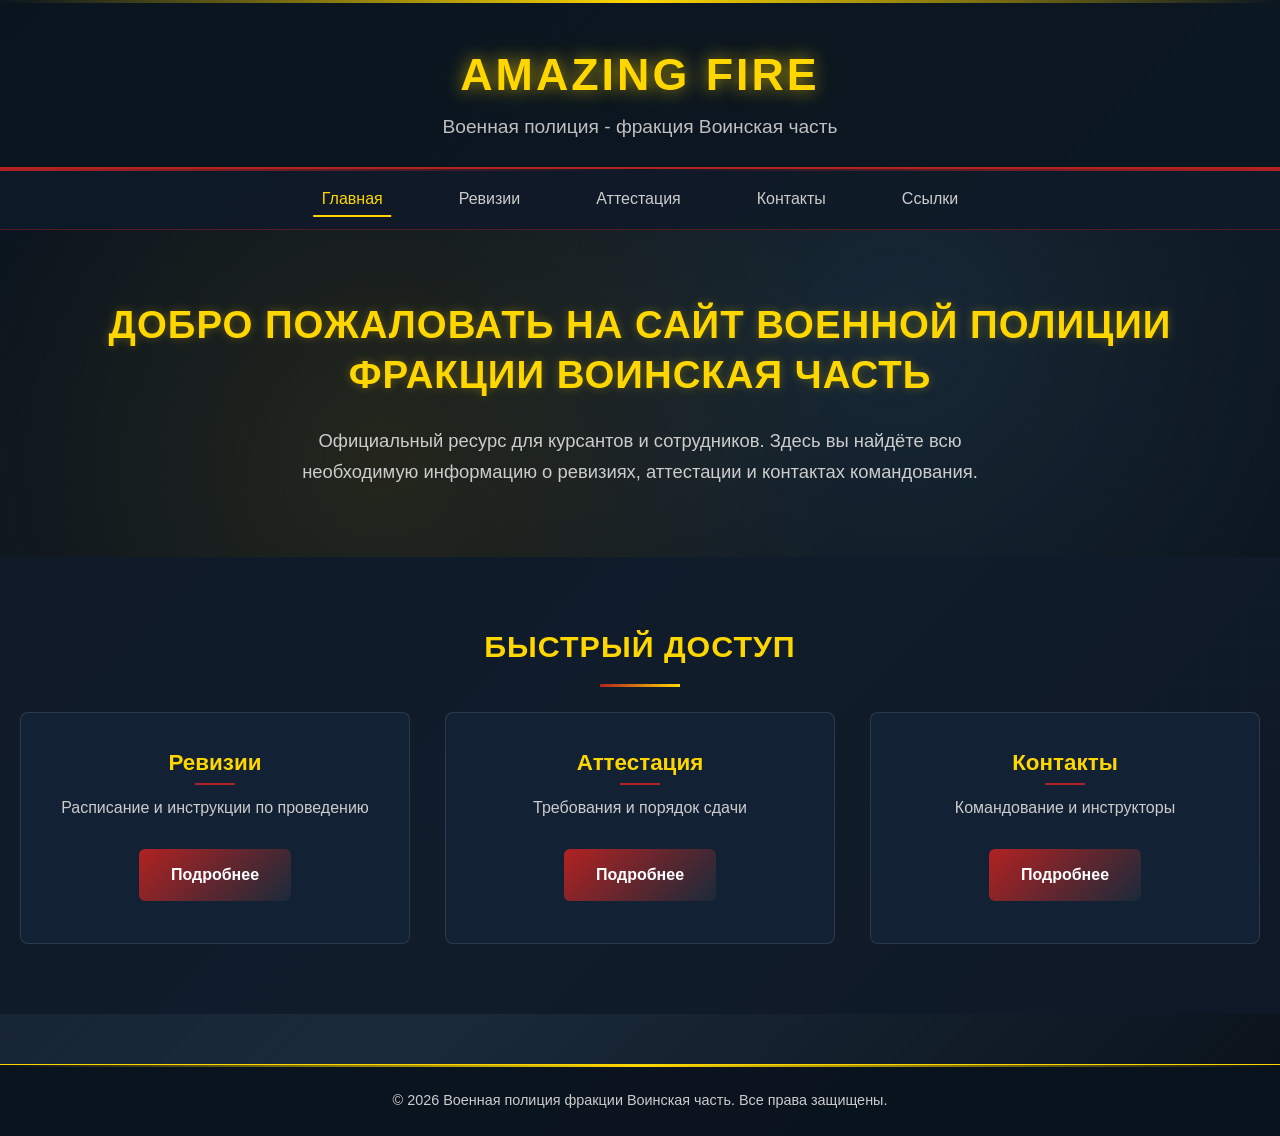
<file: index.html>
<!DOCTYPE html>
<html lang="ru">
<head>
    <meta charset="UTF-8">
    <meta name="viewport" content="width=device-width, initial-scale=1.0">
    <title>Военная полиция фракции Воинская часть</title>
    <link rel="stylesheet" href="css/style.css">
</head>
<body>
    <header class="header">
        <div class="container">
            <h1 class="amazing-fire">AMAZING FIRE</h1>
            <p class="tagline">Военная полиция - фракция Воинская часть</p>
        </div>
    </header>

    <nav class="navbar">
        <div class="container">
            <ul class="nav-list">
                <li><a href="index.html" class="active">Главная</a></li>
                <li><a href="revisions.html">Ревизии</a></li>
                <li><a href="certification.html">Аттестация</a></li>
                <li><a href="contacts.html">Контакты</a></li>
                <li><a href="links.html">Ссылки</a></li>
            </ul>
        </div>
    </nav>

    <main class="main">
        <section class="hero">
            <div class="container">
                <h2>Добро пожаловать на сайт Военной полиции фракции Воинская часть</h2>
                <p>Официальный ресурс для курсантов и сотрудников. Здесь вы найдёте всю необходимую информацию о ревизиях, аттестации и контактах командования.</p>
            </div>
        </section>

        <section class="quick-links">
            <div class="container">
                <h3>Быстрый доступ</h3>
                <div class="cards">
                    <div class="card">
                        <h4>Ревизии</h4>
                        <p>Расписание и инструкции по проведению</p>
                        <a href="revisions.html" class="btn">Подробнее</a>
                    </div>
                    <div class="card">
                        <h4>Аттестация</h4>
                        <p>Требования и порядок сдачи</p>
                        <a href="certification.html" class="btn">Подробнее</a>
                    </div>
                    <div class="card">
                        <h4>Контакты</h4>
                        <p>Командование и инструкторы</p>
                        <a href="contacts.html" class="btn">Подробнее</a>
                    </div>
                </div>
            </div>
        </section>
    </main>

    <footer class="footer">
        <div class="container">
            <p>© 2026 Военная полиция фракции Воинская часть. Все права защищены.</p>
        </div>
    </footer>
</body>
</html>
</file>
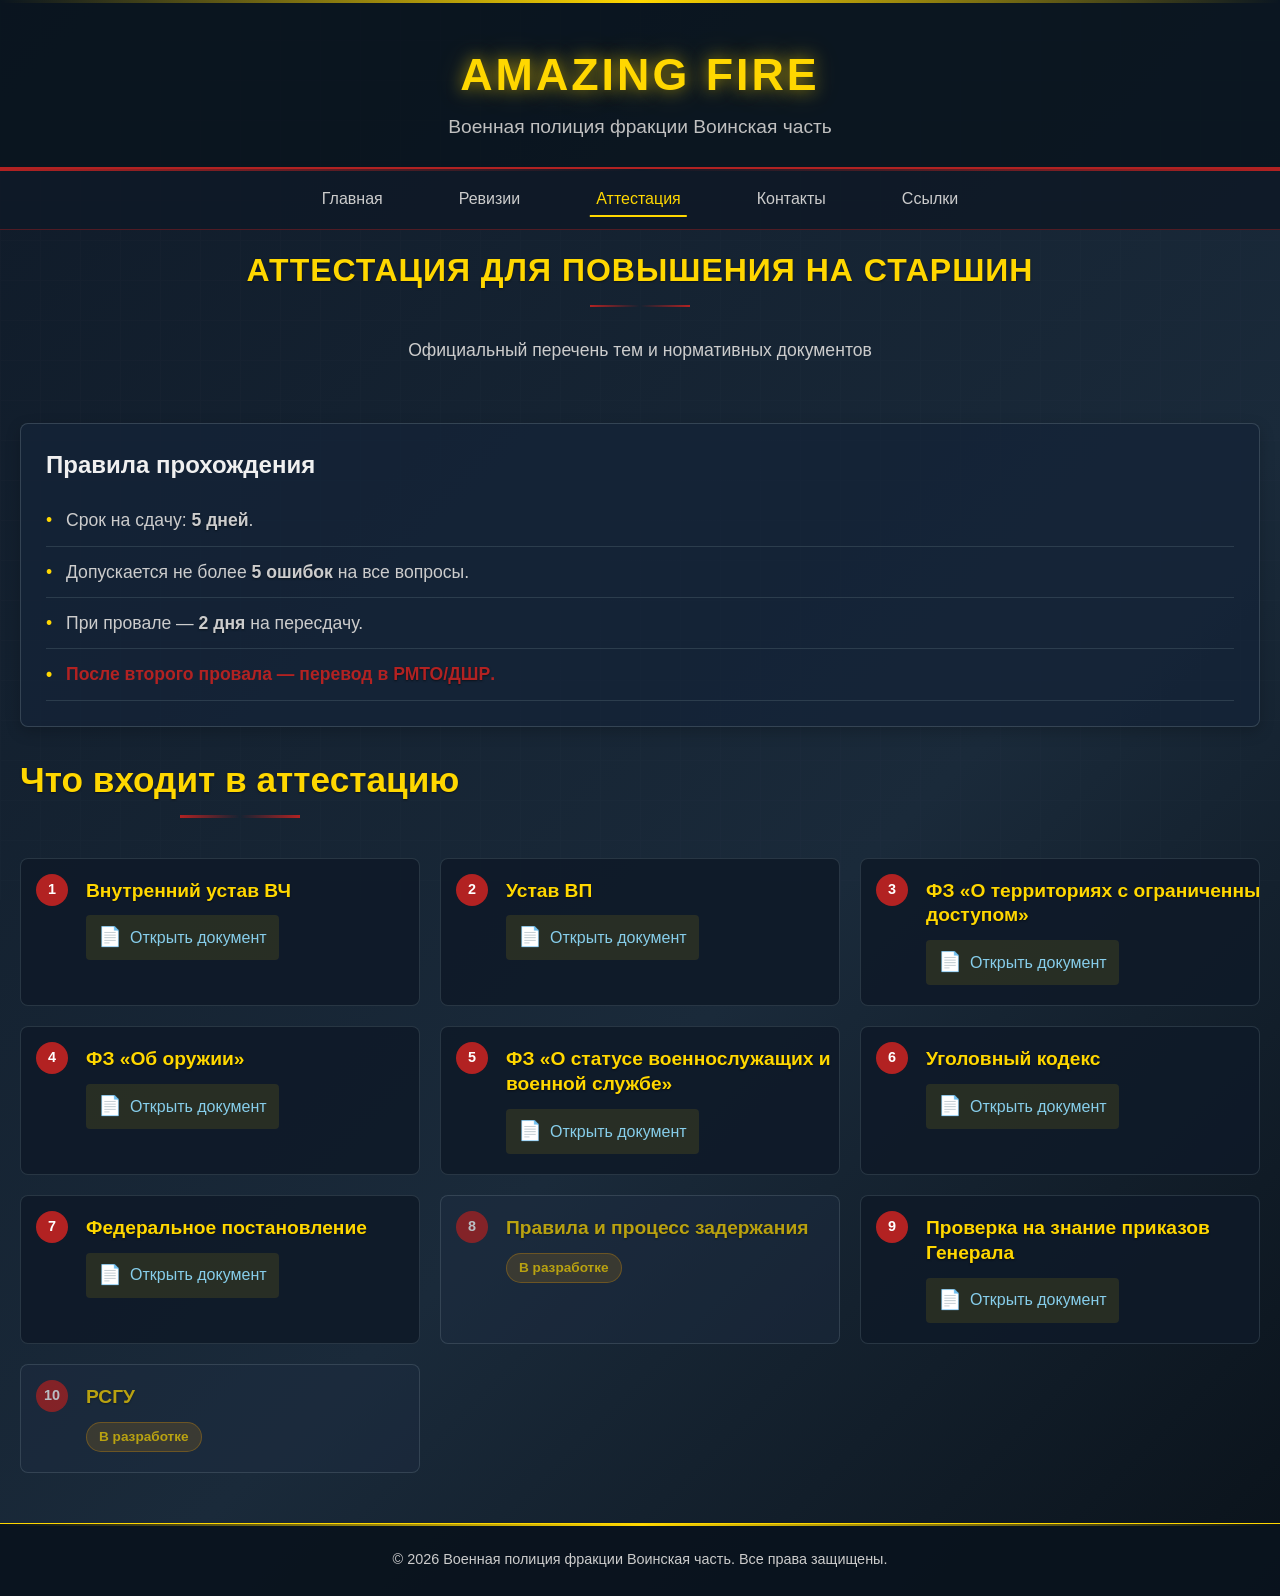
<file: certification.html>
<!DOCTYPE html>
<html lang="ru">
<head>
    <meta charset="UTF-8">
    <meta name="viewport" content="width=device-width, initial-scale=1.0">
    <title>Аттестация — Военная полиция</title>
    <link rel="stylesheet" href="css/style.css">
</head>
<body>
    <header class="header">
        <div class="container">
            <h1 class="amazing-fire">AMAZING FIRE</h1>
            <p class="tagline">Военная полиция фракции Воинская часть</p>
        </div>
    </header>

    <nav class="navbar">
        <div class="container">
            <ul class="nav-list">
                <li><a href="index.html">Главная</a></li>
                <li><a href="revisions.html">Ревизии</a></li>
                <li><a href="certification.html" class="active">Аттестация</a></li>
                <li><a href="contacts.html">Контакты</a></li>
                <li><a href="links.html">Ссылки</a></li>
            </ul>
        </div>
    </nav>

    <main class="main">
        <section class="content">
            <div class="container">
                <div class="page-header">
                    <h2 class="section-title">Аттестация для повышения на старшин</h2>
                    <p class="section-subtitle">Официальный перечень тем и нормативных документов</p>
                </div>

                <div class="rules">
                    <h3>Правила прохождения</h3>
                    <ul>
                <li>Срок на сдачу: <strong>5 дней</strong>.</li>
                <li>Допускается не более <strong>5 ошибок</strong> на все вопросы.</li>
                <li>При провале — <strong>2 дня</strong> на пересдачу.</li>
                <li>После второго провала — перевод в <strong>РМТО/ДШР</strong>.</li>
            </ul>
        </div>

        <div class="topics">
            <h3 class="section-title">Что входит в аттестацию</h3>

            <div class="document-list">
                <!-- Внутренний устав ВЧ -->
                <div class="document-item">
                    <span class="doc-number">1</span>
            <div class="doc-content">
                <h4 class="doc-title">Внутренний устав ВЧ</h4>
                <a href="https://forum.amazing-online.com/threads/vnutrennij-ustav-voinskoj-chasti-no20115.1095912/" class="doc-link">
                    <span class="link-icon">📄</span>
            Открыть документ
                </a>
            </div>
        </div>

        <!-- Устав ВП -->
        <div class="document-item">
            <span class="doc-number">2</span>
            <div class="doc-content">
                <h4 class="doc-title">Устав ВП</h4>
                <a href="https://forum.amazing-online.com/threads/ustav-voennoj-policii.1096028/" class="doc-link">
            <span class="link-icon">📄</span>
            Открыть документ
                </a>
            </div>
        </div>

        <!-- ФЗ О территориях с ограниченным доступом -->
        <div class="document-item">
            <span class="doc-number">3</span>
            <div class="doc-content">
                <h4 class="doc-title">ФЗ «О территориях с ограниченным доступом»</h4>
                <a href="https://forum.amazing-online.com/threads/zakon-nizhegorodskoj-oblasti-o-territorijax-s-ogranichennym-dostupom-no1-z.1096324/" class="doc-link">
            <span class="link-icon">📄</span>
            Открыть документ
                </a>
            </div>
        </div>

        <!-- ФЗ Об оружии -->
        <div class="document-item">
            <span class="doc-number">4</span>
            <div class="doc-content">
                <h4 class="doc-title">ФЗ «Об оружии»</h4>
                <a href="https://forum.amazing-online.com/threads/federalnyj-zakon-ob-oruzhii-no1-fz.1096278/" class="doc-link">
            <span class="link-icon">📄</span>
            Открыть документ
                </a>
            </div>
        </div>

        <!-- ФЗ О статусе военнослужащих и военной службе -->
        <div class="document-item">
            <span class="doc-number">5</span>
            <div class="doc-content">
                <h4 class="doc-title">ФЗ «О статусе военнослужащих и военной службе»</h4>
                <a href="https://forum.amazing-online.com/threads/federalnyj-zakon-o-voennoj-sluzhbe-i-statuse-voennosluzhaschego-no2-fz.1096279/" class="doc-link">
            <span class="link-icon">📄</span>
            Открыть документ
                </a>
            </div>
        </div>

        <!-- Уголовный кодекс -->
        <div class="document-item">
            <span class="doc-number">6</span>
            <div class="doc-content">
                <h4 class="doc-title">Уголовный кодекс</h4>
                <a href="https://forum.amazing-online.com/threads/ugolovnyj-kodeks.1096328/" class="doc-link">
            <span class="link-icon">📄</span>
            Открыть документ
                </a>
            </div>
        </div>

        <!-- Федеральное постановление -->
        <div class="document-item">
            <span class="doc-number">7</span>
            <div class="doc-content">
                <h4 class="doc-title">Федеральное постановление</h4>
                <a href="https://forum.amazing-online.com/threads/federalnoe-postanovlenie.1096323/" class="doc-link">
            <span class="link-icon">📄</span>
            Открыть документ
                </a>
            </div>
        </div>

        <!-- Правила и процесс задержания -->
        <div class="document-item disabled">
            <span class="doc-number">8</span>
            <div class="doc-content">
                <h4 class="doc-title">Правила и процесс задержания</h4>
                <span class="status-badge pending">В разработке</span>
            </div>
        </div>

        <!-- Проверка на знание приказов Генерала -->
        <div class="document-item">
            <span class="doc-number">9</span>
            <div class="doc-content">
                <h4 class="doc-title">Проверка на знание приказов Генерала</h4>
                <a href="https://forum.amazing-online.com/threads/prikazy-postanovlenija-prikazanija-rukovodstva-chasti.1095948/#post-8635812" class="doc-link">
            <span class="link-icon">📄</span>
            Открыть документ
                </a>
            </div>
        </div>

        <!-- РСГУ -->
        <div class="document-item disabled">
            <span class="doc-number">10</span>
            <div class="doc-content">
                <h4 class="doc-title">РСГУ</h4>
                <span class="status-badge pending">В разработке</span>
            </div>
        </div>
    </div>
</div>
</section>
</main>

<footer class="footer">
    <div class="container">
        <p>© 2026 Военная полиция фракции Воинская часть. Все права защищены.</p>
    </div>
</footer>
</body>
</html>
</file>
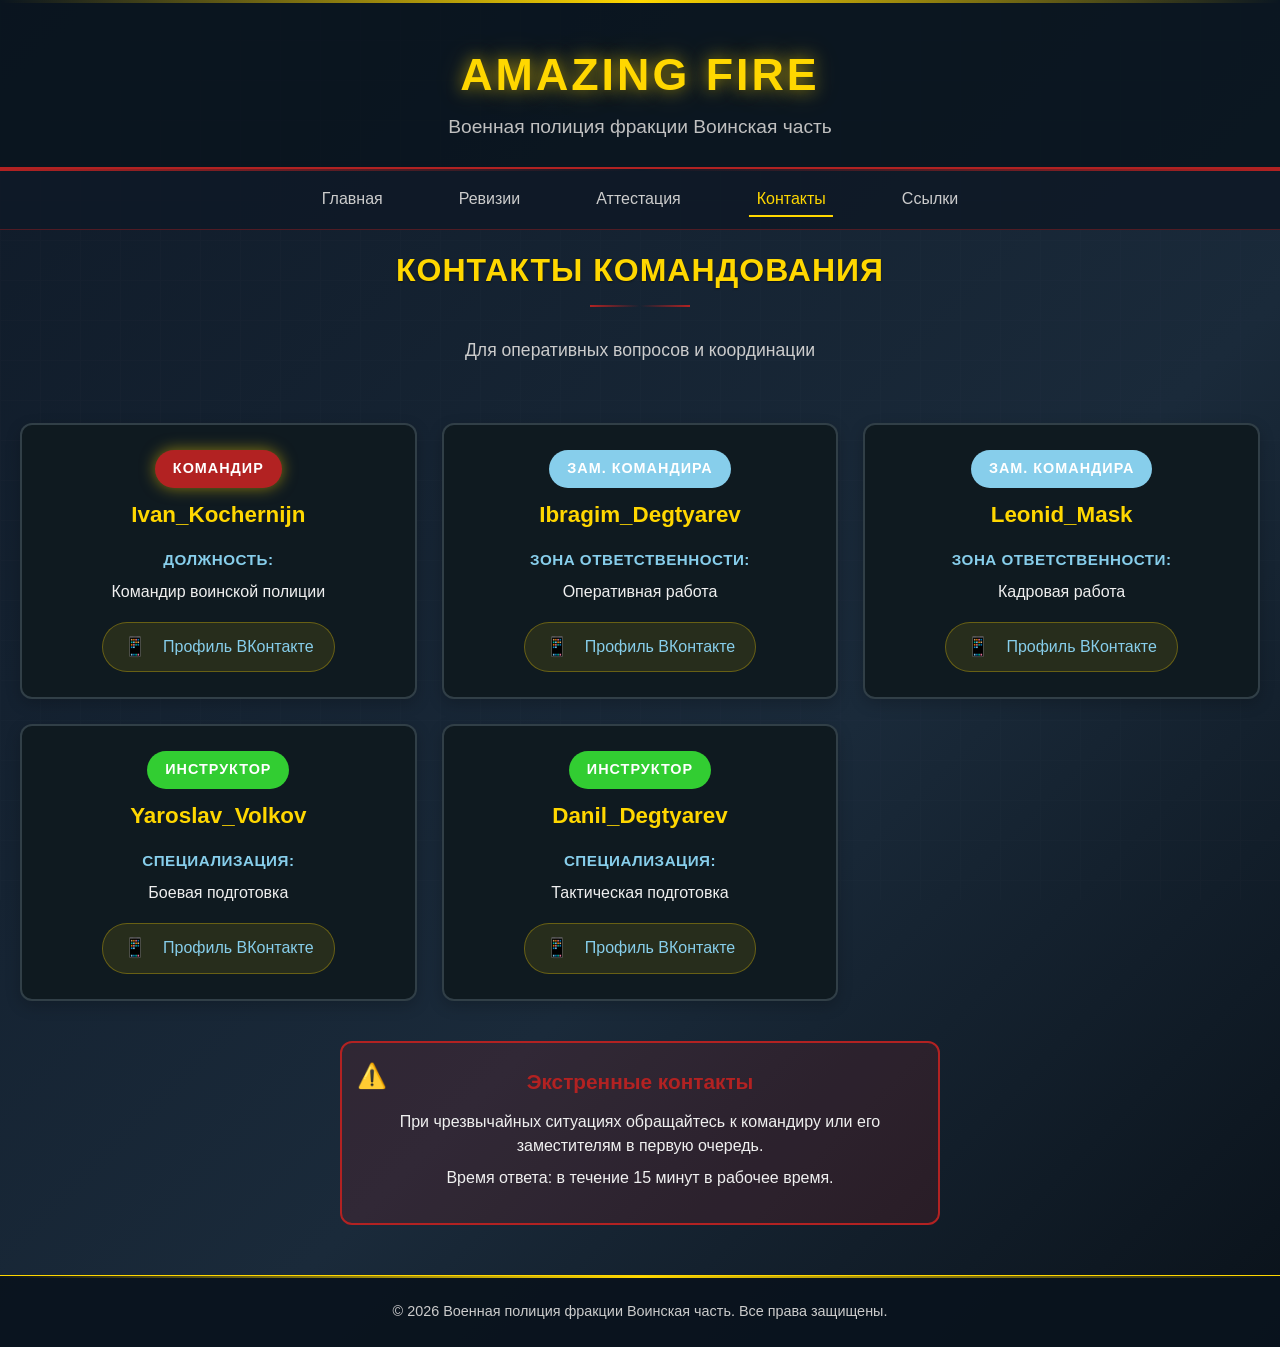
<file: contacts.html>
<!DOCTYPE html>
<html lang="ru">
<head>
    <meta charset="UTF-8">
    <meta name="viewport" content="width=device-width, initial-scale=1.0">
    <title>Контакты — Военная полиция</title>
    <link rel="stylesheet" href="css/style.css">
</head>
<body>
    <header class="header">
        <div class="container">
            <h1 class="amazing-fire">AMAZING FIRE</h1>
            <p class="tagline">Военная полиция фракции Воинская часть</p>
        </div>
    </header>

    <nav class="navbar">
        <div class="container">
            <ul class="nav-list">
                <li><a href="index.html">Главная</a></li>
                <li><a href="revisions.html">Ревизии</a></li>
                <li><a href="certification.html">Аттестация</a></li>
                <li><a href="contacts.html" class="active">Контакты</a></li>
                <li><a href="links.html">Ссылки</a></li>
            </ul>
        </div>
    </nav>

    <main class="main">
        <section class="content">
            <div class="container">
                <div class="page-header">
                    <h2 class="section-title">Контакты командования</h2>
                    <p class="section-subtitle">Для оперативных вопросов и координации</p>
                </div>

                <div class="contact-list">
                    <!-- Командир -->
                    <div class="contact-card">
                <div class="card-header">
                    <span class="rank-badge commander">КОМАНДИР</span>
                    <h3 class="contact-name">Ivan_Kochernijn</h3>
                </div>
                <div class="card-body">
            <div class="contact-info">
                <span class="info-label">Должность:</span>
                <span class="info-value">Командир воинской полиции</span>
            </div>
            <a href="https://vk.com/id723033177" class="contact-link">
                <span class="link-icon">📱</span>
                Профиль ВКонтакте
            </a>
                </div>
            </div>

            <!-- Зам. командира 1 -->
            <div class="contact-card">
                <div class="card-header">
            <span class="rank-badge deputy">ЗАМ. КОМАНДИРА</span>
            <h3 class="contact-name">Ibragim_Degtyarev</h3>
                </div>
                <div class="card-body">
            <div class="contact-info">
                <span class="info-label">Зона ответственности:</span>
                <span class="info-value">Оперативная работа</span>
            </div>
            <a href="https://vk.com/id599028835" class="contact-link">
                <span class="link-icon">📱</span>
                Профиль ВКонтакте
            </a>
                </div>
            </div>

            <!-- Зам. командира 2 -->
            <div class="contact-card">
                <div class="card-header">
            <span class="rank-badge deputy">ЗАМ. КОМАНДИРА</span>
            <h3 class="contact-name">Leonid_Mask</h3>
                </div>
                <div class="card-body">
            <div class="contact-info">
                <span class="info-label">Зона ответственности:</span>
                <span class="info-value">Кадровая работа</span>
            </div>
            <a href="https://vk.com/id1096542931" class="contact-link">
                <span class="link-icon">📱</span>
                Профиль ВКонтакте
            </a>
                </div>
            </div>

            <!-- Инструктор 1 -->
            <div class="contact-card">
                <div class="card-header">
            <span class="rank-badge instructor">ИНСТРУКТОР</span>
            <h3 class="contact-name">Yaroslav_Volkov</h3>
                </div>
                <div class="card-body">
            <div class="contact-info">
                <span class="info-label">Специализация:</span>
                <span class="info-value">Боевая подготовка</span>
            </div>
            <a href="https://vk.com/id630583825" class="contact-link">
                <span class="link-icon">📱</span>
                Профиль ВКонтакте
            </a>
                </div>
            </div>

            <!-- Инструктор 2 -->
            <div class="contact-card">
                <div class="card-header">
            <span class="rank-badge instructor">ИНСТРУКТОР</span>
            <h3 class="contact-name">Danil_Degtyarev</h3>
                </div>
                <div class="card-body">
            <div class="contact-info">
                <span class="info-label">Специализация:</span>
                <span class="info-value">Тактическая подготовка</span>
            </div>
            <a href="https://vk.com/sizzzik_3" class="contact-link">
                <span class="link-icon">📱</span>
                Профиль ВКонтакте
            </a>
                </div>
            </div>
        </div>

        <div class="emergency-info">
            <div class="alert-box">
                <h4>Экстренные контакты</h4>
                <p>При чрезвычайных ситуациях обращайтесь к командиру или его заместителям в первую очередь.</p>
                <p>Время ответа: в течение 15 минут в рабочее время.</p>
            </div>
        </div>
    </div>
</section>
</main>

<footer class="footer">
    <div class="container">
        <p>© 2026 Военная полиция фракции Воинская часть. Все права защищены.</p>
    </div>
</footer>
</body>
</html>
</file>
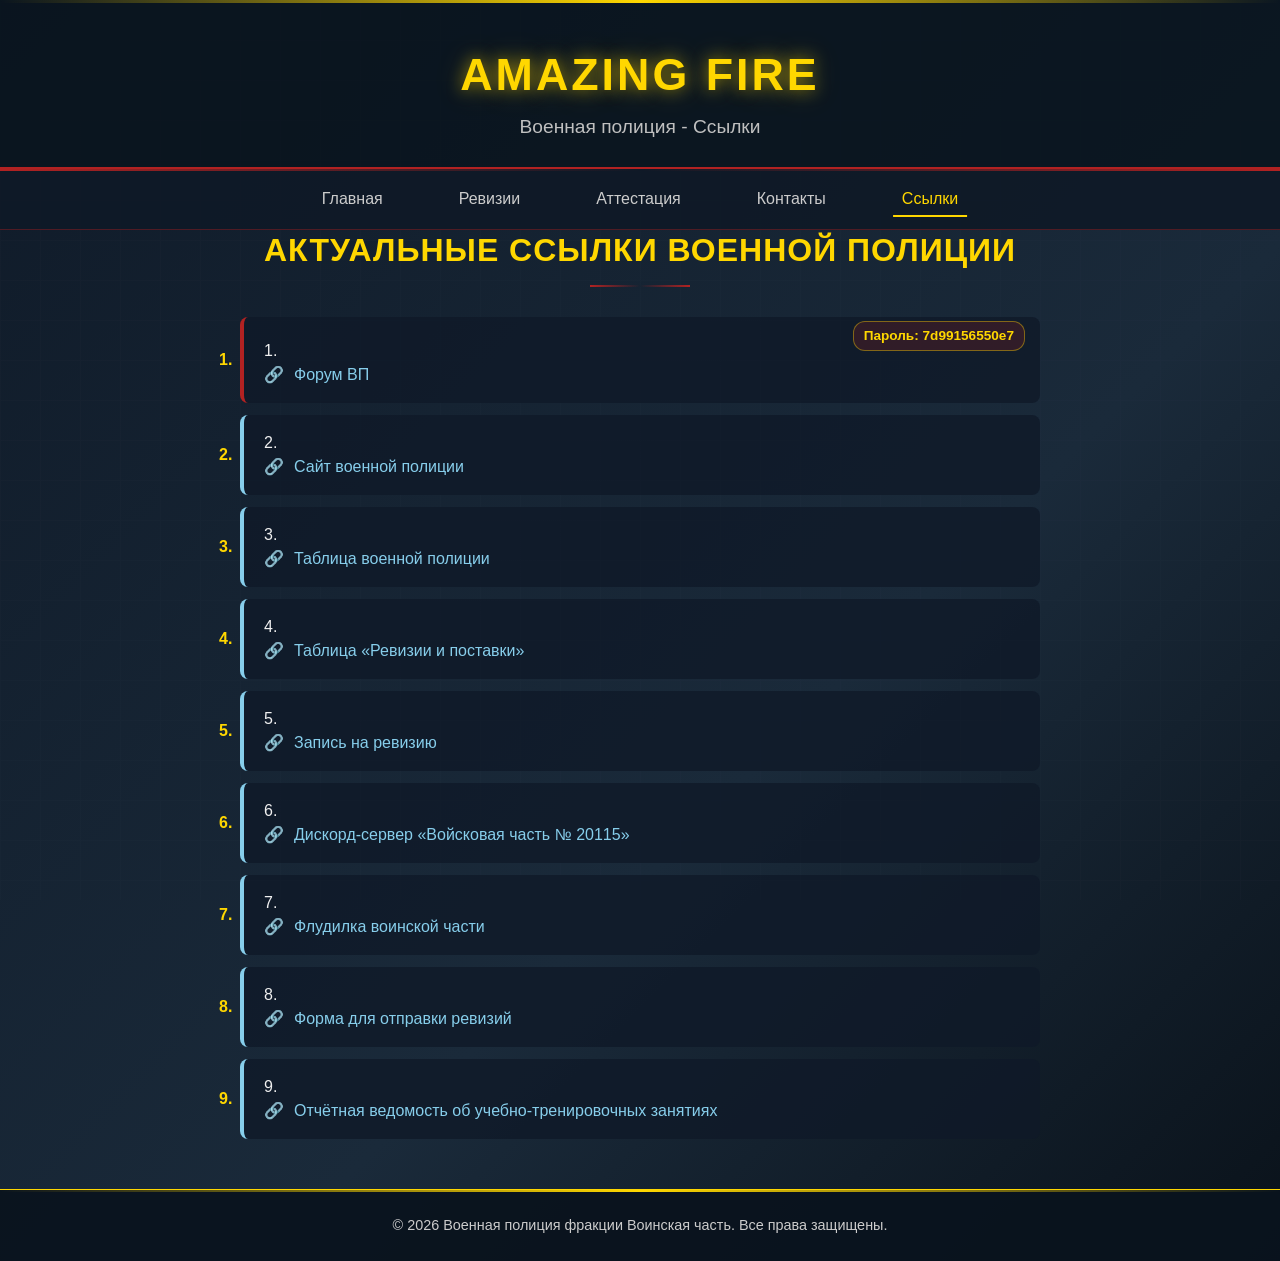
<file: links.html>
<!DOCTYPE html>
<html lang="ru">
<head>
    <meta charset="UTF-8">
    <meta name="viewport" content="width=device-width, initial-scale=1.0">
    <title>Ссылки — Военная полиция</title>
    <link rel="stylesheet" href="css/style.css">
</head>
<body>
    <header class="header">
        <div class="container">
            <h1 class="amazing-fire">AMAZING FIRE</h1>
            <p class="tagline">Военная полиция - Ссылки</p>
        </div>
    </header>

    <nav class="navbar">
        <div class="container">
            <ul class="nav-list">
                <li><a href="index.html">Главная</a></li>
                <li><a href="revisions.html">Ревизии</a></li>
                <li><a href="certification.html">Аттестация</a></li>
                <li><a href="contacts.html">Контакты</a></li>
                <li><a href="links.html" class="active">Ссылки</a></li>
            </ul>
        </div>
    </nav>

    <main class="main">
        <section class="content">
            <div class="container">
                <h2>Актуальные ссылки военной полиции</h2>

                <ol class="links-list">
                    <!-- Новый пункт: Форум ВП -->
            <li><a href="https://forum.amazing-online.com/forums/voennaja-policija.1007/">Форум ВП</a></li>
            <li><a href="https://vk.cc/cwLwgZ">Сайт военной полиции</a></li>
            <li><a href="https://docs.google.com/spreadsheets/d/1x7lXNSiqmXTKyT4FYOqlkpukbTldg0oUYMVe3t-hL5Y/edit?gid=0#gid=0">Таблица военной полиции</a></li>
            <li><a href="https://vk.cc/cSJmXK">Таблица «Ревизии и поставки»</a></li>
            <!-- 5-й пункт (был 7-м) -->
            <li><a href="https://script.google.com/macros/s/AKfycbwdb4MV6V2CHnRSA190tCcwfXbqeJwZjQGOHdEOcw1t/dev">Запись на ревизию</a></li>
            <li><a href="https://vk.cc/cSJ2HP">Дискорд‑сервер «Войсковая часть № 20115»</a></li>
            <li><a href="https://vk.cc/cSJ2Et">Флудилка воинской части</a></li>
            <!-- 8-й пункт (был 4-м) -->
            <li><a href="https://vk.cc/cSJmRL">Форма для отправки ревизий</a></li>
            <!-- 9-й пункт -->
            <li><a href="https://forum.amazing-online.com/threads/otchetnaja-vedomost-ob-uchebno-trenirovochnyx-zanjatijax-i-dejatelnosti-voinskoj-chasti-i-voennoj-komendatury.1095949/page-15#post-8872369">Отчётная ведомость об учебно‑тренировочных занятиях</a></li>
        </ol>
    </div>
</section>
</main>

<footer class="footer">
    <div class="container">
        <p>© 2026 Военная полиция фракции Воинская часть. Все права защищены.</p>
    </div>
</footer>
</body>
</html>
</file>
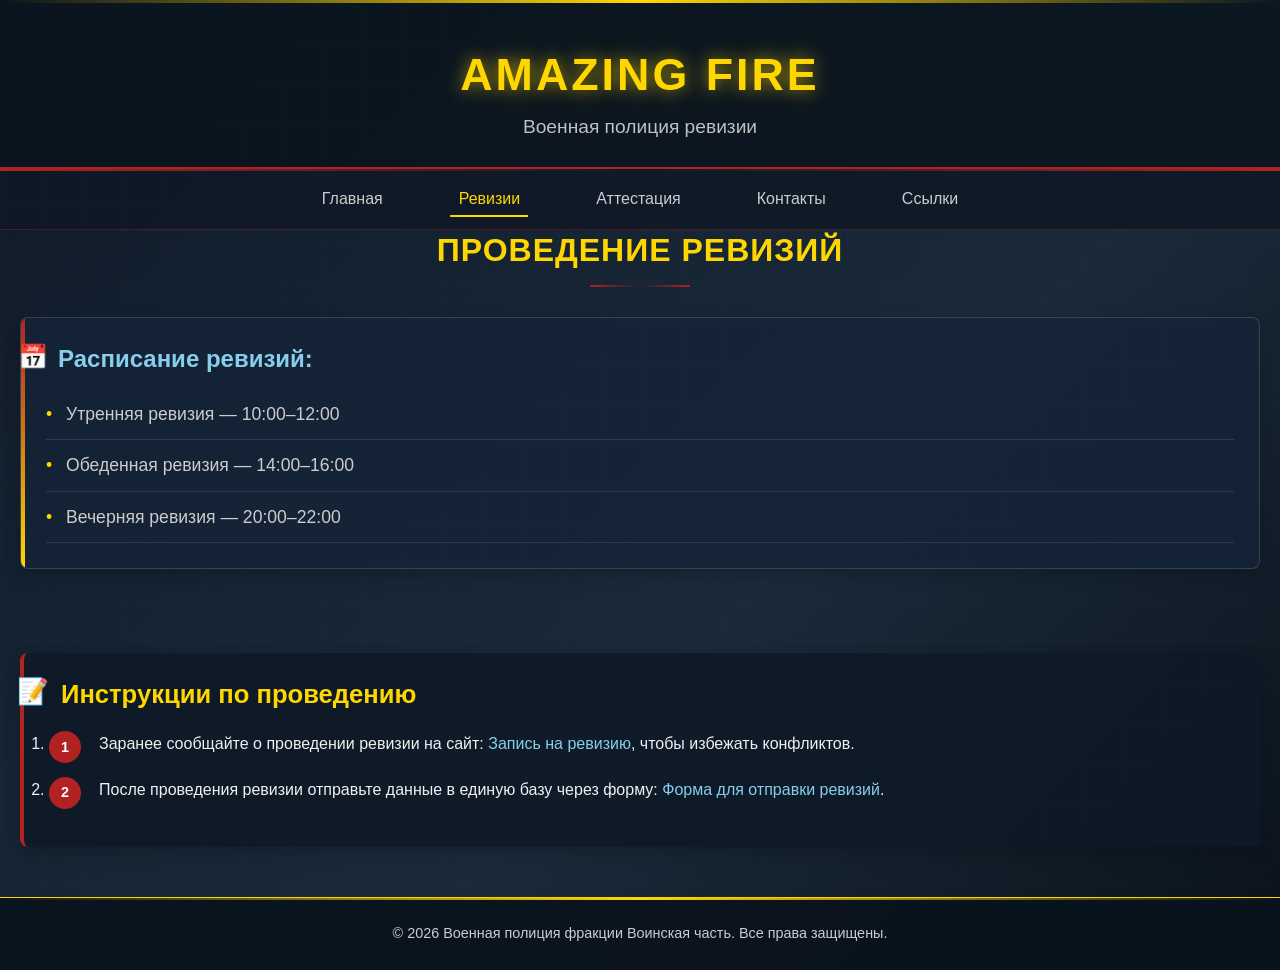
<file: revisions.html>
<!DOCTYPE html>
<html lang="ru">
<head>
    <meta charset="UTF-8">
    <meta name="viewport" content="width=device-width, initial-scale=1.0">
    <title>Ревизии — Военная полиция</title>
    <link rel="stylesheet" href="css/style.css">
</head>
<body>
    <header class="header">
        <div class="container">
            <h1 class="amazing-fire">AMAZING FIRE</h1>
            <p class="tagline">Военная полиция ревизии</p>
        </div>
    </header>

    <nav class="navbar">
        <div class="container">
            <ul class="nav-list">
                <li><a href="index.html">Главная</a></li>
                <li><a href="revisions.html" class="active">Ревизии</a></li>
                <li><a href="certification.html">Аттестация</a></li>
                <li><a href="contacts.html">Контакты</a></li>
                <li><a href="links.html">Ссылки</a></li>
            </ul>
        </div>
    </nav>

    <main class="main">
        <section class="content">
            <div class="container">
                <h2>Проведение ревизий</h2>

                <div class="schedule">
                    <h3>Расписание ревизий:</h3>
                    <ul>
                        <li>Утренняя ревизия — 10:00–12:00</li>
                        <li>Обеденная ревизия — 14:00–16:00</li>
                        <li>Вечерняя ревизия — 20:00–22:00</li>
                    </ul>
                </div>
                <br> 
                <div class="instructions">
                    <h3>Инструкции по проведению</h3>     
                    <ol>
                        <li>Заранее сообщайте о проведении ревизии на сайт: <a href="https://script.google.com/macros/s/AKfycbwdb4MV6V2CHnRSA190tCcwfXbqeJwZjQGOHdEOcw1t/dev">Запись на ревизию</a>, чтобы избежать конфликтов.</li>
                        <li>После проведения ревизии отправьте данные в единую базу через форму: <a href="https://vk.cc/cSJmRL">Форма для отправки ревизий</a>.</li>
                    </ol>
                </div>
            </div>
        </section>
    </main>

    <footer class="footer">
        <div class="container">
            <p>© 2026 Военная полиция фракции Воинская часть. Все права защищены.</p>
        </div>
    </footer>
</body>
</html>
</file>
<file: css/style.css>
/* Общие переменные для темы военной полиции */
:root {
    --mp-dark: #1a2a3a; /* Тёмно‑синий */
    --mp-midnight: #0f1a28; /* Почти чёрный */
    --mp-gold: #ffd700; /* Золотой для акцентов */
    --mp-silver: #c0c0c0; /* Серебряный */
    --mp-red: #b22222; /* Военный красный */
    --mp-gray: #4a5763; /* Серый для элементов */
    --mp-light-blue: #87ceeb; /* Небесно‑голубой для акцентов */
    --text-light: #f8f8f8;
    --text-medium: #ccc;
    --shadow-deep: 0 10px 25px rgba(0, 0, 0, 0.4);
    --transition-military: all 0.4s cubic-bezier(0.25, 0.46, 0.45, 0.94);
}

/* Базовые стили */
* {
    margin: 0;
    padding: 0;
    box-sizing: border-box;
}

body {
    font-family: 'Segoe UI', Tahoma, Geneva, Verdana, sans-serif;
    background: linear-gradient(135deg, var(--mp-midnight), var(--mp-dark) 60%, #0a121a);
    color: var(--text-light);
    line-height: 1.6;
    min-height: 100vh;
    position: relative;
    overflow-x: hidden;
}

/* Фоновый узор — сетка военной карты */
body::before {
    content: '';
    position: fixed;
    top: 0;
    left: 0;
    width: 100%;
    height: 100%;
    background-image:
        linear-gradient(var(--mp-gray) 1px, transparent 1px),
        linear-gradient(90deg, var(--mp-gray) 1px, transparent 1px);
    background-size: 40px 40px;
    opacity: 0.05;
    z-index: -1;
    pointer-events: none;
}

.container {
    max-width: 1200px;
    margin: 0 auto;
    padding: 0 20px;
}

/* Анимации */
@keyframes militaryPan {
    0% {
        transform: translateX(-50px);
        opacity: 0;
    }
    100% {
        transform: translateX(0);
        opacity: 1;
    }
}

@keyframes pulseBadge {
    0%, 100% {
        box-shadow: 0 0 0 0 rgba(255, 215, 0, 0.7);
    }
    50% {
        box-shadow: 0 0 0 12px rgba(255, 215, 0, 0);
    }
}

@keyframes scanLine {
    from {
        top: -100%;
    }
    to {
        top: 100%;
    }
}

/* Шапка */
.header {
    text-align: center;
    padding: 45px 0 25px;
    background: rgba(10, 20, 30, 0.85);
    border-bottom: 2px solid var(--mp-red);
    position: relative;
    overflow: hidden;
}

.header::before {
    content: '';
    position: absolute;
    top: 0;
    left: 0;
    right: 0;
    height: 3px;
    background: linear-gradient(90deg, transparent, var(--mp-gold), transparent);
    animation: pulseBadge 2s infinite;
}

.amazing-fire {
    color: var(--mp-gold);
    font-size: 2.8rem;
    text-transform: uppercase;
    letter-spacing: 3px;
    text-shadow:
        0 0 15px rgba(255, 215, 0, 0.5),
        0 0 30px rgba(255, 215, 0, 0.3);
    margin-bottom: 10px;
    position: relative;
}

.tagline {
    color: var(--mp-silver);
    font-size: 1.2rem;
    font-weight: 300;
}

/* Навигация */
.navbar {
    background: rgba(15, 26, 40, 0.95);
    padding: 18px 0;
    border-bottom: 1px solid rgba(178, 34, 34, 0.4);
    position: relative;
}

.navbar::before {
    content: '';
    position: absolute;
    top: 0;
    left: 0;
    right: 0;
    height: 2px;
    background: linear-gradient(90deg, var(--mp-red), transparent, var(--mp-red));
}

.nav-list {
    display: flex;
    justify-content: center;
    list-style: none;
    gap: 40px;
}

.nav-list a {
    color: var(--text-medium);
    text-decoration: none;
    padding: 10px 18px;
    border-radius: 4px;
    transition: var(--transition-military);
    position: relative;
    font-weight: 500;
}

.nav-list a::after {
    content: '';
    position: absolute;
    bottom: 0;
    left: 50%;
    transform: translateX(-50%);
    width: 0;
    height: 2px;
    background: var(--mp-gold);
    transition: var(--transition-military);
}

.nav-list a:hover,
.nav-list a.active {
    color: var(--mp-gold);
}

.nav-list a:hover::after,
.nav-list a.active::after {
    width: 80%;
}

/* Основной контент */
.main {
    flex: 1;
}

/* Герой-секция */
.hero {
    position: relative;
    background:
        radial-gradient(circle at 30% 70%, rgba(184, 134, 11, 0.15), transparent 50%),
        radial-gradient(circle at 70% 30%, rgba(135, 206, 235, 0.1), transparent 50%),
        rgba(10, 20, 30, 0.9);
    padding: 70px 0;
    text-align: center;
    animation: militaryPan 1.2s ease-out;
}

.hero h2 {
    color: var(--mp-gold);
    font-size: 2.4rem;
    margin-bottom: 25px;
    text-transform: uppercase;
    letter-spacing: 1px;
    text-shadow: 0 0 10px rgba(255, 215, 0, 0.3);
}

.hero p {
    color: var(--text-medium);
    max-width: 750px;
    margin: 0 auto;
    font-size: 1.15rem;
    line-height: 1.7;
}

/* Быстрый доступ */
.quick-links {
    padding: 70px 0;
    background: rgba(15, 26, 40, 0.8);
    }


.quick-links h3 {
    text-align: center;
    color: var(--mp-gold);
    font-size: 1.9rem;
    margin-bottom: 45px;
    position: relative;
    text-transform: uppercase;
    letter-spacing: 1px;
}

.quick-links h3::after {
    content: '';
    position: absolute;
    bottom: -20px;
    left: 50%;
    transform: translateX(-50%);
    width: 80px;
    height: 3px;
    background: linear-gradient(90deg, var(--mp-red), var(--mp-gold));
}

.cards {
    display: grid;
    grid-template-columns: repeat(auto-fit, minmax(280px, 1fr));
    gap: 35px;
}

.card {
    background: rgba(20, 35, 55, 0.9);
    padding: 35px 25px;
    border-radius: 8px;
    border: 1px solid rgba(100, 119, 131, 0.3);
    transition: var(--transition-military);
    text-align: center;
    animation: militaryPan 0.8s cubic-bezier(0.25, 0.46, 0.45, 0.94) forwards;
    position: relative;
    overflow: hidden;
}

/* Эффект печати для карточек */
.card::before {
    content: '';
    position: absolute;
    top: 0;
    left: -100%;
    width: 100%;
    height: 100%;
    background: linear-gradient(
        90deg,
        transparent,
        rgba(255, 215, 0, 0.1),
        transparent
    );
    transition: left 0.5s;
}

.card:hover::before {
    left: 100%;
}

.card:hover {
    transform: translateY(-10px) scale(1.03);
    background: rgba(30, 48, 70, 0.98);
    box-shadow: var(--shadow-deep);
    border-color: var(--mp-gold);
}

.card h4 {
    color: var(--mp-gold);
    font-size: 1.4rem;
    margin-bottom: 18px;
    font-weight: 600;
    position: relative;
}

.card h4::after {
    content: '';
    position: absolute;
    bottom: -8px;
    left: 50%;
    transform: translateX(-50%);
    width: 40px;
    height: 2px;
    background: var(--mp-red);
}

.card p {
    color: var(--text-medium);
    margin-bottom: 28px;
    line-height: 1.6;
}

.btn {
    display: inline-block;
    padding: 14px 32px;
    background: linear-gradient(135deg, var(--mp-red), var(--mp-dark));
    color: white;
    text-decoration: none;
    border-radius: 6px;
    font-weight: 600;
    transition: var(--transition-military);
    text-align: center;
    cursor: pointer;
    position: relative;
    overflow: hidden;
    z-index: 1;
    border: none;
}

.btn::before {
    content: '';
    position: absolute;
    top: 0;
    left: -100%;
    width: 100%;
    height: 100%;
    background: linear-gradient(
        90deg,
        transparent,
        rgba(255, 255, 255, 0.3),
        transparent
    );
    transition: left 0.5s;
    z-index: -1;
}

.btn:hover::before {
    left: 100%;
}

.btn:hover {
    background: linear-gradient(135deg, var(--mp-gold), var(--mp-dark));
    transform: translateY(-4px);
    box-shadow: 0 8px 20px rgba(0, 0, 0, 0.4);
}

/* Подвал */
.footer {
    background: rgba(10, 18, 28, 0.95);
    padding: 40px 0;
    border-top: 1px solid var(--mp-red);
    margin-top: 80px;
    position: relative;
}

.footer::before {
    content: '';
    position: absolute;
    top: 0;
    left: 0;
    right: 0;
    height: 2px;
    background: linear-gradient(90deg, transparent, var(--mp-gold), transparent);
}

.footer p {
    text-align: center;
    color: var(--mp-silver);
    font-size: 0.95rem;
    margin: 0;
}

/* Адаптивность */
@media (max-width: 992px) {
    .amazing-fire {
        font-size: 2.4rem;
    }

    .hero h2 {
        font-size: 2rem;
    }

    .quick-links h3 {
        font-size: 1.7rem;
    }
}

@media (max-width: 768px) {
    .nav-list {
        flex-direction: column;
        align-items: center;
        gap: 18px;
    }

    .amazing-fire {
        font-size: 2rem;
    }

    .hero {
        padding: 50px 0;
    }

    .hero h2 {
        font-size: 1.8rem;
    }

    .cards {
        grid-template-columns: 1fr;
        gap: 25px;
    }

    .card {
        padding: 25px 20px;
    }
}

@media (max-width: 480px) {
    .container {
        padding: 0 15px;
    }

    .header {
        padding: 30px 15px 20px;
    }

    .amazing-fire {
        font-size: 1.8rem;
    }

    .tagline {
        font-size: 1rem;
    }

    .hero {
        padding: 40px 0;
    }

    .hero h2 {
        font-size: 1.5rem;
    }

    .quick-links {
        padding: 50px 0;
    }

    .quick-links h3 {
        font-size: 1.5rem;
        margin-bottom: 35px;
    }

    .btn {
        padding: 12px 24px;
        font-size: 0.9rem;
    }
}

/* Оптимизация для устройств с предпочтением уменьшенных анимаций */
.no-animations * {
    animation-duration: 0s !important;
    transition-duration: 0s !important;
}

/* Специальные состояния */
.user-is-tabbing :focus {
    outline: 3px solid var(--mp-gold);
    outline-offset: 3px;
}

/* Дополнительные визуальные эффекты */
.badge-important {
    display: inline-block;
    padding: 4px 12px;
    background: var(--mp-red);
    color: white;
    border-radius: 4px;
    font-size: 0.8rem;
    font-weight: 600;
    margin-left: 8px;
}

/* Улучшение читаемости текста */
p, li, td {
    hyphens: auto;
    -webkit-hyphens: auto;
    -moz-hyphens: auto;
}

/* Предотвращение выделения текста на интерактивных элементах */
.link-button,
.doc-link,
.btn {
    -webkit-user-select: none;
    -moz-user-select: none;
    -ms-user-select: none;
    user-select: none;
}

/* Специальные эффекты для важных элементов */
.highlight-important {
    color: var(--mp-gold);
    font-weight: 600;
    text-shadow: 0 0 8px rgba(255, 215, 0, 0.4);
}

.emergency-notice {
    background: rgba(178, 34, 34, 0.2);
    border-left: 4px solid var(--mp-red);
    padding: 15px 20px;
    margin: 20px 0;
    border-radius: 4px;
    animation: pulseBadge 2s infinite;
}

/* Анимация мигания для предупреждений */
@keyframes blinkWarning {
    0%, 50% {
        opacity: 1;
    }
    51%, 100% {
        opacity: 0.6;
    }
}

.warning-flash {
    animation: blinkWarning 1.5s infinite;
    color: var(--mp-red);
    font-weight: 600;
}

/* Эффект печатной машинки для заголовков */
.typewriter {
    overflow: hidden;
    border-right: 3px solid var(--mp-gold);
    white-space: nowrap;
    margin: 0 auto;
    animation: typing 3.5s steps(40, end), blink-caret 0.75s step-end infinite;
}

@keyframes typing {
    from {
        width: 0;
    }
    to {
        width: 100%;
    }
}

@keyframes blink-caret {
    from, to {
        border-color: transparent;
    }
    50% {
        border-color: var(--mp-gold);
    }
}

/* Стили для таблиц (если появятся на страницах) */
.table {
    width: 100%;
    border-collapse: collapse;
    margin: 30px 0;
    background: rgba(20, 35, 55, 0.9);
    border-radius: 8px;
    overflow: hidden;
}

.table th {
    background: linear-gradient(135deg, var(--mp-red), var(--mp-dark));
    color: white;
    padding: 16px 12px;
    text-align: left;
    font-weight: 600;
}

.table td {
    padding: 14px 12px;
    border-bottom: 1px solid rgba(100, 119, 131, 0.3);
    color: var(--text-medium);
}

.table tr:hover {
    background: rgba(30, 48, 70, 0.8);
}

/* Стили для форм (если появятся) */
.form-group {
    margin-bottom: 20px;
}

.form-label {
    display: block;
    margin-bottom: 8px;
    color: var(--mp-silver);
    font-weight: 500;
}

.form-input,
.form-textarea {
    width: 100%;
    padding: 12px 15px;
    background: rgba(10, 20, 30, 0.8);
    border: 1px solid rgba(100, 119, 131, 0.5);
    border-radius: 4px;
    color: var(--text-light);
    transition: var(--transition-military);
}

.form-input:focus,
.form-textarea:focus {
    outline: none;
    border-color: var(--mp-gold);
    box-shadow: 0 0 0 2px rgba(255, 215, 0, 0.3);
}

/* Стили для кнопок действий */
.btn-action {
    display: inline-block;
    padding: 12px 28px;
    background: linear-gradient(135deg, var(--mp-olive), var(--mp-dark));
    color: white;
    text-decoration: none;
    border-radius: 6px;
    font-weight: 600;
    transition: var(--transition-military);
    text-align: center;
    cursor: pointer;
    position: relative;
    overflow: hidden;
    z-index: 1;
}

.btn-action:hover {
    transform: translateY(-3px);
    box-shadow: 0 8px 20px rgba(0, 0, 0, 0.4);
    background: linear-gradient(135deg, var(--mp-gold), var(--mp-dark));
}

/* Стили для статусных индикаторов */
.status-indicator {
    display: inline-block;
    width: 12px;
    height: 12px;
    border-radius: 50%;
    margin-right: 8px;
    vertical-align: middle;
}

.status-online {
    background: #32cd32;
    box-shadow: 0 0 10px #32cd32;
}

.status-offline {
    background: var(--mp-red);
}

.status-away {
    background: gold;
}

/* Дополнительные анимации для элементов */
.fade-in {
    opacity: 0;
    animation: fadeIn 1s forwards;
}

@keyframes fadeIn {
    to {
        opacity: 1;
    }
}

.slide-up {
    transform: translateY(20px);
    animation: slideUp 0.8s forwards;
}

@keyframes slideUp {
    to {
        transform: translateY(0);
    }
}

/* Стили для модальных окон (если понадобятся) */
.modal {
    display: none;
    position: fixed;
    top: 0;
    left: 0;
    width: 100%;
    height: 100%;
    background: rgba(10, 18, 28, 0.95);
    z-index: 1000;
    align-items: center;
    justify-content: center;
}

.modal-content {
    background: var(--mp-midnight);
    padding: 30px;
    border-radius: 8px;
    max-width: 600px;
    width: 90%;
    border: 1px solid var(--mp-gray);
    position: relative;
    animation: militaryPan 0.6s;
}

.close-modal {
    position: absolute;
    top: 15px;
    right: 20px;
    font-size: 1.5rem;
    cursor: pointer;
    color: var(--mp-silver);
}

/* Оптимизация для печати */
@media print {
    body {
        background: white;
        color: black;
    }

    .navbar,
    .footer,
    .btn {
        display: none;
    }

    .container {
        padding: 0;
    }
}

/* Тёмная тема (на случай, если понадобится) */
@media (prefers-color-scheme: dark) {
    body {
        background: var(--mp-midnight);
        color: var(--text-light);
    }
}
/* Стили для раздела расписания ревизий */
.schedule {
    background: rgba(20, 35, 55, 0.8);
    border-radius: 8px;
    padding: 25px;
    margin: 30px 0;
    border: 1px solid rgba(100, 119, 131, 0.4);
    box-shadow: 0 5px 15px rgba(0, 0, 0, 0.2);
    position: relative;
    overflow: hidden;
}

.schedule::before {
    content: '';
    position: absolute;
    top: 0;
    left: 0;
    width: 4px;
    height: 100%;
    background: linear-gradient(to bottom, var(--mp-red), var(--mp-gold));
}

.schedule h3 {
    color: var(--mp-light-blue);
    margin-bottom: 15px;
    font-size: 1.5rem;
    position: relative;
    padding-left: 12px;
}

.schedule h3::before {
    content: '📅';
    position: absolute;
    left: -28px;
    top: -2px;
}

.schedule ul {
    list-style: none;
    padding-left: 0;
}

.schedule li {
    padding: 12px 0;
    border-bottom: 1px solid rgba(100, 119, 131, 0.3);
    color: var(--text-medium);
    font-size: 1.1rem;
    position: relative;
    padding-left: 20px;
}

.schedule li::before {
    content: '•';
    color: var(--mp-gold);
    position: absolute;
    left: 0;
}

/* Стили для раздела инструкций */
.instructions {
    background: rgba(15, 26, 40, 0.9);
    border-radius: 8px;
    padding: 25px;
    margin: 30px 0;
    border-left: 4px solid var(--mp-red);
    box-shadow: 0 5px 15px rgba(0, 0, 0, 0.2);
}

.instructions h3 {
    color: var(--mp-gold);
    margin-bottom: 20px;
    font-size: 1.6rem;
    position: relative;
    padding-left: 12px;
}

.instructions h3::before {
    content: '📝';
    position: absolute;
    left: -32px;
    top: -3px;
}

.instructions ol {
    counter-reset: instruction-counter;
    padding-left: 0;
}

.instructions li {
    counter-increment: instruction-counter;
    margin-bottom: 20px;
    padding-left: 50px;
    position: relative;
    line-height: 1.6;
}

.instructions li::before {
    content: counter(instruction-counter);
    position: absolute;
    left: 0;
    top: 0;
    background: var(--mp-red);
    color: white;
    width: 32px;
    height: 32px;
    border-radius: 50%;
    display: flex;
    align-items: center;
    justify-content: center;
    font-weight: bold;
    font-size: 0.9rem;
}

/* Стили для ссылок внутри инструкций */
.instructions a {
    color: var(--mp-light-blue);
    text-decoration: none;
    padding-bottom: 2px;
    position: relative;
    transition: color 0.3s;
}

.instructions a::after {
    content: '';
    position: absolute;
    bottom: 0;
    left: 0;
    width: 0;
    height: 1px;
    background: var(--mp-gold);
    transition: width 0.3s;
}

.instructions a:hover {
    color: var(--mp-gold);
}

.instructions a:hover::after {
    width: 100%;
}

/* Дополнительные стили для основного контента */
.content h2 {
    color: var(--mp-gold);
    font-size: 2rem;
    margin-bottom: 30px;
    text-align: center;
    text-transform: uppercase;
    letter-spacing: 1px;
    position: relative;
}

.content h2::after {
    content: '';
    position: absolute;
    bottom: -10px;
    left: 50%;
    transform: translateX(-50%);
    width: 80px;
    height: 2px;
    background: linear-gradient(90deg, var(--mp-red), transparent, var(--mp-red));
}

/* Анимация появления контента */
.content > *:not(h2) {
    opacity: 0;
    transform: translateY(20px);
    animation: fadeInUp 0.8s ease-out forwards;
}

.content > *:nth-child(2) {
    animation-delay: 0.1s;
}

.content > *:nth-child(3) {
    animation-delay: 0.2s;
}

@keyframes fadeInUp {
    to {
        opacity: 1;
        transform: translateY(0);
    }
}

/* Адаптация для мобильных устройств */
@media (max-width: 768px) {
    .schedule,
    .instructions {
        padding: 20px 15px;
    }
    
    .schedule h3,
    .instructions h3 {
        font-size: 1.3rem;
    }
    
    .content h2 {
        font-size: 1.7rem;
    }
    
    .instructions li {
        padding-left: 40px;
    }
    
    .instructions li::before {
        width: 28px;
        height: 28px;
        font-size: 0.8rem;
    }
}

/* Улучшение читаемости на маленьких экранах */
@media (max-width: 480px) {
    .container {
        padding: 0 10px;
    }
    
    .schedule,
    .instructions {
        margin: 20px 0;
        padding: 15px 10px;
    }
    
    .instructions h3::before,
    .schedule h3::before {
        display: none;
    }
}
/* Стили для заголовка страницы */
.page-header {
    text-align: center;
    margin-bottom: 40px;
    padding: 20px 0;
}

.section-title {
    color: var(--mp-gold);
    font-size: 2rem;
    margin-bottom: 10px;
    position: relative;
    display: inline-block;
    padding-bottom: 10px;
}

.section-title::after {
    content: '';
    position: absolute;
    bottom: 0;
    left: 50%;
    transform: translateX(-50%);
    width: 80px;
    height: 3px;
    background: linear-gradient(90deg, var(--mp-red), transparent, var(--mp-red));
}

.section-subtitle {
    color: var(--text-medium);
    font-size: 1.1rem;
    max-width: 600px;
    margin: 0 auto;
}

/* Стили для блока правил */
.rules {
    background: rgba(20, 35, 55, 0.8);
    border-radius: 8px;
    padding: 25px;
    margin: 30px 0;
    border: 1px solid rgba(100, 119, 131, 0.4);
    box-shadow: 0 5px 15px rgba(0, 0, 0, 0.2);
    position: relative;
}

.rules h3 {
    color: var(--mp-light-Orange);
    margin-bottom: 15px;
    font-size: 1.5rem;
}

.rules ul {
    list-style: none;
    padding-left: 0;
}

.rules li {
    padding: 12px 0;
    border-bottom: 1px solid rgba(100, 119, 131, 0.3);
    color: var(--text-medium);
    font-size: 1.1rem;
    position: relative;
    padding-left: 20px;
}

.rules li::before {
    content: '•';
    color: var(--mp-gold);
    position: absolute;
    left: 0;
}

/* Стили для списка документов */
.document-list {
    display: grid;
    grid-template-columns: repeat(auto-fit, minmax(300px, 1fr));
    gap: 20px;
    margin: 30px 0;
}

.document-item {
    background: rgba(15, 26, 40, 0.9);
    border-radius: 8px;
    padding: 20px;
    border: 1px solid rgba(100, 119, 131, 0.3);
    transition: all 0.3s ease;
    position: relative;
    overflow: hidden;
}

.document-item:hover {
    transform: translateY(-5px);
    box-shadow: 0 8px 25px rgba(0, 0, 0, 0.3);
    border-color: var(--mp-gold);
}

.document-item.disabled {
    opacity: 0.7;
    background: rgba(30, 45, 65, 0.6);
    border-color: rgba(100, 119, 131, 0.5);
}

.doc-number {
    display: flex;
    align-items: center;
    justify-content: center;
    width: 32px;
    height: 32px;
    background: var(--mp-red);
    color: white;
    border-radius: 50%;
    font-weight: bold;
    font-size: 0.9rem;
    position: absolute;
    top: 15px;
    left: 15px;
}

.doc-content {
    margin-left: 45px;
}

.doc-title {
    color: var(--mp-gold);
    font-size: 1.2rem;
    margin-bottom: 12px;
    line-height: 1.3;
}

.doc-link {
    display: inline-flex;
    align-items: center;
    color: var(--mp-light-blue);
    text-decoration: none;
    padding: 8px 12px;
    background: rgba(255, 215, 0, 0.1);
    border-radius: 4px;
    transition: all 0.3s ease;
}

.doc-link:hover {
    background: rgba(255, 215, 0, 0.2);
    color: var(--mp-gold);
}

.link-icon {
    margin-right: 8px;
    font-size: 1.1rem;
}

/* Стили для статуса «В разработке» */
.status-badge {
    display: inline-block;
    padding: 4px 12px;
    background: rgba(255, 165, 0, 0.2);
    color: gold;
    border-radius: 20px;
    font-size: 0.85rem;
    font-weight: 600;
    border: 1px solid rgba(255, 165, 0, 0.4);
}

.status-badge.pending {
    animation: pulse 2s infinite;
}

@keyframes pulse {
    0%, 100% {
        box-shadow: 0 0 0 0 rgba(255, 165, 0, 0.7);
    }
    70% {
        box-shadow: 0 0 0 10px rgba(255, 165, 0, 0);
    }
}

/* Анимация появления элементов */
.content > *:not(.page-header) {
    opacity: 0;
    transform: translateY(20px);
    animation: fadeInUp 0.8s ease-out forwards;
}

.content > *:nth-child(2) {
    animation-delay: 0.1s;
}

.content > *:nth-child(3) {
    animation-delay: 0.2s;
}

@keyframes fadeInUp {
    to {
        opacity: 1;
        transform: translateY(0);
    }
}

/* Адаптация для мобильных устройств */
@media (max-width: 768px) {
    .document-list {
        grid-template-columns: 1fr;
    }
    
    .doc-content {
        margin-left: 40px;
    }
    
    .doc-number {
        width: 28px;
        height: 28px;
        font-size: 0.8rem;
    }
    
    .section-title {
        font-size: 1.7rem;
    }
    
    .rules li,
    .doc-title {
        font-size: 1rem;
    }
}

@media (max-width: 480px) {
    .container {
        padding-right: 10px;
        padding-left: 10px;
    }
    
    .rules,
    .document-item {
        padding: 15px 10px;
    }
    
    .doc-content {
        margin-left: 35px;
    }
    
    .doc-title {
        font-size: 0.95rem;
    }
    
    .status-badge {
        font-size: 0.8rem;
        padding: 3px 8px;
    }
}

/* Защита от переполнения текста */
.doc-title,
.rules li {
    overflow-wrap: break-word;
    word-break: break-word;
    hyphens: auto;
}

.doc-link {
    word-wrap: break-word;
    white-space: normal;
}
/* Стили для прогресса аттестации (дополнительный блок) */
.progress-section {
    margin: 40px 0;
    text-align: center;
}

.progress-bar {
    background: rgba(100, 119, 131, 0.3);
    border-radius: 10px;
    height: 20px;
    overflow: hidden;
    position: relative;
}

.progress-fill {
    height: 100%;
    background: linear-gradient(90deg, var(--mp-red), var(--mp-gold));
    width: 45%; /* Текущий прогресс */
    transition: width 0.5s ease;
}

.progress-text {
    color: var(--text-light);
    margin-top: 8px;
    font-size: 0.9rem;
}

/* Улучшение читаемости длинных названий документов */
.doc-title {
    display: -webkit-box;
    -webkit-line-clamp: 2; /* Ограничение до 2 строк */
    -webkit-box-orient: vertical;
    overflow: hidden;
    text-overflow: ellipsis;
    line-height: 1.3;
}

/* Адаптация ссылок для длинных URL */
.doc-link {
    word-wrap: break-word;
    word-break: break-all;
    max-width: 100%;
}

.doc-link span.link-icon {
    flex-shrink: 0;
}

/* Дополнительные визуальные эффекты для активных элементов */
.document-item:not(.disabled):hover .doc-number {
    background: var(--mp-gold);
    transform: rotate(15deg);
    transition: all 0.3s ease;
}

/* Стили для выделения текущего документа (если нужно) */
.document-item.current {
    border-left: 4px solid var(--mp-gold);
    padding-left: 15px;
}

.document-item.current .doc-title {
    color: var(--mp-light-blue);
}

/* Улучшение контрастности текста */
.rules strong,
.doc-title,
.section-title {
    text-shadow: 0 1px 2px rgba(0, 0, 0, 0.5);
}

/* Стили для предупреждающих элементов */
.warning-box {
    background: rgba(178, 34, 34, 0.1);
    border: 1px solid rgba(178, 34, 34, 0.4);
    border-radius: 6px;
    padding: 15px 20px;
    margin: 25px 0;
    color: rgba(255, 215, 0, 0.9);
}

.warning-box h4 {
    color: var(--mp-gold);
    margin-top: 0;
    margin-bottom: 10px;
}

/* Анимация для элементов в разработке */
.disabled .status-badge {
    animation: pulseWarning 2s infinite;
}

@keyframes pulseWarning {
    0%, 100% {
        box-shadow: 0 0 0 0 rgba(255, 165, 0, 0.7);
        transform: scale(1);
    }
    50% {
        box-shadow: 0 0 0 8px rgba(255, 165, 0, 0);
        transform: scale(1.05);
    }
}

/* Оптимизация отступов для лучшей читаемости */
.content > *:not(h2) {
    margin-bottom: 25px;
}

.page-header {
    margin-bottom: 30px;
}

/* Специальные стили для важных правил */
.rules li:nth-child(4) { /* Правило о переводе в РМТО/ДШР */
    color: var(--mp-red);
    font-weight: 600;
    animation: highlight 2s ease-in-out;
}

@keyframes highlight {
    0%, 100% { background: transparent; }
    50% { background: rgba(178, 34, 34, 0.2); }
}

/* Улучшение взаимодействия на сенсорных устройствах */
.doc-link {
    touch-action: manipulation;
    -webkit-tap-highlight-color: transparent;
}

/* Финальные меры защиты от переполнения */
* {
    box-sizing: border-box;
}

.container,
.content,
.document-list,
.document-item,
.doc-content {
    width: 100%;
    max-width: 100%;
}

.doc-title,
.rules li,
.status-badge {
    overflow-wrap: anywhere;
    word-wrap: break-word;
    hyphens: auto;
}

/* Адаптивные стили для очень маленьких экранов */
@media (max-width: 360px) {
    .doc-number {
        width: 24px;
        height: 24px;
        font-size: 0.7rem;
    }
    
    .doc-content {
        margin-left: 30px;
    }
    
    .section-title {
        font-size: 1.5rem;
    }
    
    .rules li {
        font-size: 0.9rem;
        line-height: 1.2;
    }
    
    .document-list {
        gap: 12px;
    }
    
    .document-item {
        padding: 12px 8px;
    }
}

/* Поддержка тёмной темы (если есть) */
@media (prefers-color-scheme: dark) {
    .rules,
    .document-item {
        background: rgba(10, 20, 30, 0.95);
        border-color: rgba(80, 95, 105, 0.6);
    }
    
    .doc-title {
        color: #ffd700;
    }
    
    .doc-link {
        color: #87ceeb;
    }
    
    .status-badge {
        background: rgba(255, 165, 0, 0.3);
        color: #ffd700;
        border-color: rgba(255, 165, 0, 0.6);
    }
}
/* ДОПОЛНИТЕЛЬНЫЕ СТИЛИ ДЛЯ СТРАНИЦЫ КОНТАКТОВ (добавить в конец файла style.css) */


/* Общие переменные цветов (если их ещё нет в основном CSS) */
:root {
    --mp-red: #b22222;
    --mp-gold: #ffd700;
    --mp-light-blue: #87ceeb;
    --mp-green: #32cd32;
    --text-light: #f0f0f0;
    --text-medium: #ccc;
    --bg-dark: #0f1a20;
}

/* Стили для заголовка страницы — центрирование и визуальное выделение */
.page-header {
    text-align: center;
    margin-bottom: 40px;
    padding: 20px 0;
    position: relative;
}

.section-title {
    color: var(--mp-gold);
    font-size: 2.2rem;
    margin-bottom: 10px;
    display: inline-block;
    padding-bottom: 15px;
    position: relative;
}

.section-title::after {
    content: '';
    position: absolute;
    bottom: 0;
    left: 50%;
    transform: translateX(-50%);
    width: 120px;
    height: 3px;
    background: linear-gradient(90deg, var(--mp-red), transparent, var(--mp-red));
}

.section-subtitle {
    color: var(--text-medium);
    font-size: 1.1rem;
    max-width: 600px;
    margin: 0 auto;
}

/* Сетка для карточек контактов */
.contact-list {
    display: grid;
    grid-template-columns: repeat(auto-fit, minmax(320px, 1fr));
    gap: 25px;
    margin: 30px 0;
}

/* Карточки контактов — рамки, тени, анимации */
.contact-card {
    background: var(--bg-dark);
    border: 2px solid rgba(100, 119, 131, 0.4);
    border-radius: 12px;
    padding: 25px;
    box-shadow: 0 5px 15px rgba(0, 0, 0, 0.2);
    transition: all 0.3s ease;
    position: relative;
    overflow: hidden;
    opacity: 0;
    transform: translateY(20px);
}

.contact-card.loaded {
    opacity: 1;
    transform: translateY(0);
}

.contact-card:hover {
    transform: translateY(-5px);
    box-shadow: 0 8px 25px rgba(0, 0, 0, 0.3);
    border-color: var(--mp-gold);
}

/* Эффект для карточки командира */
.contact-card .rank-badge.commander {
    box-shadow: 0 0 15px rgba(255, 215, 0, 0.5);
}

/* Шапка карточки */
.card-header {
    text-align: center;
    margin-bottom: 20px;
}

.rank-badge {
    display: inline-block;
    padding: 8px 18px;
    background: rgba(255, 255, 255, 0.1);
    color: white;
    border-radius: 20px;
    font-weight: bold;
    font-size: 0.9rem;
    text-transform: uppercase;
    letter-spacing: 1px;
    margin-bottom: 12px;
}

.rank-badge.commander {
    background: var(--mp-red);
}

.rank-badge.deputy {
    background: var(--mp-light-blue);
}

.rank-badge.instructor {
    background: var(--mp-green);
}

.contact-name {
    color: var(--mp-gold);
    font-size: 1.4rem;
    margin: 0;
    line-height: 1.3;
}

/* Тело карточки */
.card-body {
    text-align: center;
}

.contact-info {
    margin-bottom: 18px;
    display: flex;
    flex-direction: column;
    align-items: center;
    gap: 8px;
}

.info-label {
    font-weight: 600;
    color: var(--mp-light-blue);
    font-size: 0.95rem;
    text-transform: uppercase;
    letter-spacing: 0.5px;
}

.info-value {
    color: var(--text-light);
    font-size: 1rem;
    font-weight: 500;
}

/* Ссылки контактов */
.contact-link {
    display: inline-flex;
    align-items: center;
    justify-content: center;
    color: var(--mp-light-blue);
    text-decoration: none;
    padding: 10px 20px;
    background: rgba(255, 215, 0, 0.1);
    border-radius: 25px;
    transition: all 0.3s ease;
    width: fit-content;
    min-width: 200px;
    gap: 8px;
    border: 1px solid rgba(255, 215, 0, 0.3);
}

.contact-link:hover {
    background: rgba(255, 215, 0, 0.2);
    color: var(--mp-gold);
    transform: scale(1.05);
    border-color: var(--mp-gold);
}

.link-icon {
    font-size: 1.2rem;
}

/* Блок экстренных контактов */
.emergency-info {
    margin: 40px 0 20px;
    text-align: center;
}

.alert-box {
    background: rgba(178, 34, 34, 0.15);
    border: 2px solid var(--mp-red);
    border-radius: 12px;
    padding: 25px;
    max-width: 600px;
    margin: 0 auto;
    animation: pulseAlert 2s infinite;
    position: relative;
}

.alert-box::before {
    content: '⚠️';
    position: absolute;
    top: 15px;
    left: 15px;
    font-size: 1.5rem;
}

.alert-box h4 {
    color: var(--mp-red);
    margin-top: 0;
    margin-bottom: 15px;
    font-size: 1.3rem;
}

.alert-box p {
    color: var(--text-light);
    line-height: 1.5;
    margin-bottom: 8px;
}

@keyframes pulseAlert {
    0%, 100% {
        box-shadow: 0 0 0 0 rgba(178, 34, 34, 0.7);
    }
    70% {
        box-shadow: 0 0 0 12px rgba(178, 34, 34, 0);
    }
}

/* Анимация появления карточек */
@keyframes fadeInUp {
    to {
        opacity: 1;
        transform: translateY(0);
    }
}

.contact-card {
    animation: fadeInUp 0.6s ease-out forwards;
}

.contact-card:nth-child(1) { animation-delay: 0.1s; }
.contact-card:nth-child(2) { animation-delay: 0.2s; }
.contact-card:nth-child(3) { animation-delay: 0.3s; }
.contact-card:nth-child(4) { animation-delay: 0.4s; }
.contact-card:nth-child(5) { animation-delay: 0.5s; }

/* Футер */
.footer {
    background: rgba(10, 20, 30, 0.95);
    border-top: 1px solid var(--mp-gold);
    padding: 25px 0;
    margin-top: 50px;
}

.footer .container {
    text-align: center;
}

.footer p {
    color: var(--text-medium);
    font-size: 0.9rem;
    margin: 0;
}

/* Защита от переполнения текста */
.contact-name,
.info-value {
    overflow-wrap: break-word;
    word-break: break-word;
    hyphens: auto;
}

/* Адаптация для мобильных устройств */
@media (max-width: 768px) {
    .contact-list {
        grid-template-columns: 1fr;
        gap: 20px;
    }
    
    .contact-card {
        padding: 20px 15px;
        margin: 0 10px;
    }
    
    .section-title {
        font-size: 1.8rem;
    }
    
    .contact-name {
        font-size: 1.2rem;
    }
    
    .alert-box {
        padding: 20px 15px;
        margin: 0 15px;
    }
    
    .contact-link {
        min-width: auto;
        width: 90%;
        font-size: 0.9rem;
    }
}

@media (max-width: 480px) {
    .container {
        padding-right: 10px;
        padding-left: 10px;
    }
    
    .contact-card {
        padding: 15px 10px;
        margin: 0 5px;
    }
    
    .rank-badge {
        font-size: 0.8rem;
        padding: 6px 12px;
    }
    
    .contact-name {
        font-size: 1.1rem;
    }
    
    .info-label {
        font-size: 0.85rem;
    }
    
    .info-value {
        font-size: 0.95rem;
    }
    
    .alert-box {
        padding: 15px 10px;
        margin: 0 5px;
    }
    
    .section-title {
        font-size: 1.5rem;
    }
    
    .section-subtitle {
        font-size: 0.9rem;
    }
}

@media (max-width: 360px) {
    .contact-list {
        gap: 15px;
    }
    
    .contact-card {
        margin: 0 2px;
    }
    
    .contact-link {
        width: 95%;
        padding: 8px 10px;
        font-size: 0.85rem;
    }
    
    .rank-badge {
        font-size: 0.75rem;
    }
}

/* Поддержка тёмной темы */
@media (prefers-color-scheme: dark) {
    .contact-card {
        background: rgba(20, 40, 60, 0.9);
        border-color: rgba(80, 95, 105, 0.6);
    }
    
    .contact-name {
        color: #ffd700;
    }
    
    .info-label {
        color: #87ceeb;
    }
    
    .info-value,
    .section-subtitle,
    .footer p {
        color: rgba(255, 255, 255, 0.9);
    }
    
    .alert-box {
        background: rgba(178, 34, 34, 0.2);
        border-color: #b22222;
    }
    
    .alert-box h4 {
        color: #ff6b6b;
    }
    
    .footer {
        background: rgba(5, 15, 25, 0.98);
    }
}

/* Улучшение доступности */
.contact-link:focus {
    outline: 2px solid var(--mp-gold);
    outline-offset: 2px;
}

/* Отключение анимаций для пользователей с предпочтениями */
@media (prefers-reduced-motion: reduce) {
    * {
        animation-duration: 0.01ms !important;
        animation-iteration-count: 1 !important;
        transition-duration: 0.01ms !important;
    }
    
    .contact-card {
        opacity: 1;
        transform: none;
    }
}

/* Финальные общие стили */
body {
    line-height: 1.5;
    color: var(--text-light);
}

h1, h2, h3, h4 {
    line-height: 1.3;
    margin-top: 0;
}

/* Устранение возможных артефактов при анимации */
.contact-card,
.alert-box {
    backface-visibility: hidden;
    -webkit-backface-visibility: hidden;
}

/* Плавные переходы для всех анимируемых элементов */
* {
    transition: all 0.3s ease;
}

/* ДОПОЛНИТЕЛЬНЫЕ СТИЛИ ДЛЯ СТРАНИЦЫ ССЫЛОК (добавить в конец файла style.css) */

/* Переменные цветов — если их ещё нет в основном CSS */
:root {
    --mp-red: #b22222;
    --mp-gold: #ffd700;
    --mp-light-blue: #87ceeb;
    --text-light: #f0f0f0;
    --text-medium: #ccc;
    --bg-dark: #0f1a20;
}

/* Стили для заголовка */
.main .content h2 {
    text-align: center;
    color: var(--mp-gold);
    margin-bottom: 30px;
    font-size: 2rem;
    position: relative;
    padding-bottom: 15px;
}

.main .content h2::after {
    content: '';
    position: absolute;
    bottom: 0;
    left: 50%;
    transform: translateX(-50%);
    width: 100px;
    height: 2px;
    background: linear-gradient(90deg, var(--mp-red), transparent, var(--mp-red));
}

/* Списки ссылок */
.links-list {
    list-style-position: inside;
    max-width: 800px;
    margin: 0 auto;
    counter-reset: link-counter;
}

/* Элементы списка с нумерацией через CSS */
.links-list li {
    counter-increment: link-counter;
    margin-bottom: 12px;
    padding: 16px 20px;
    background: rgba(15, 26, 40, 0.8);
    border-radius: 8px;
    border-left: 4px solid var(--mp-light-blue);
    transition: all 0.3s ease;
    position: relative;
}

.links-list li:hover {
    background: rgba(25, 36, 50, 0.9);
    transform: translateX(5px);
    border-left-color: var(--mp-gold);
}

/* Нумерация для пунктов списка */
.links-list li::before {
    content: counter(link-counter) '.';
    font-weight: bold;
    color: var(--mp-gold);
    position: absolute;
    left: -25px;
    top: 50%;
    transform: translateY(-50%);
}

/* Ссылки в списке */
.links-list a {
    color: var(--mp-light-blue);
    text-decoration: none;
    transition: color 0.3s ease;
    display: flex;
    align-items: center;
    gap: 10px;
}

.links-list a:hover {
    color: var(--mp-gold);
}

.links-list a::before {
    content: '🔗';
    flex-shrink: 0;
}

/* Специальный стиль для первого пункта (сайт военной полиции) */
.links-list li:first-child {
    border-left-color: var(--mp-red);
    padding-top: 22px;
}

.links-list li:first-child::after {
    content: 'Пароль: 7d99156550e7';
    position: absolute;
    top: 4px;
    right: 15px;
    background: rgba(178, 34, 34, 0.2);
    color: var(--mp-gold);
    padding: 4px 10px;
    border-radius: 12px;
    font-size: 0.85rem;
    font-weight: 600;
    border: 1px solid rgba(255, 215, 0, 0.4);
}

/* Добавление 8-го пункта через JavaScript (CSS не может добавить HTML-элемент) */
/* Вместо псевдоэлемента используем скрипт в конце body */

/* Стили для 8-го пункта (будет добавлен через JS) */
.link-item-8 {
    animation: fadeIn 0.6s ease-out;
}

@keyframes fadeIn {
    from {
        opacity: 0;
        transform: translateY(10px);
    }
    to {
        opacity: 1;
        transform: none;
    }
}

/* Адаптация для мобильных устройств */
@media (max-width: 768px) {
    .links-list {
        max-width: 95%;
    }
    
    .links-list li {
        padding: 14px 18px;
    }
    
    .main .content h2 {
        font-size: 1.7rem;
    }
}

@media (max-width: 480px) {
    .links-list li {
        padding: 12px 15px;
        font-size: 0.9rem;
    }
    
    .links-list li::before {
        left: -20px;
    }
    
    .links-list li:first-child::after {
        top: 2px;
        right: 10px;
        font-size: 0.75rem;
        padding: 3px 8px;
    }
}

/* Поддержка тёмной темы */
@media (prefers-color-scheme: dark) {
    .links-list li {
        background: rgba(20, 40, 60, 0.9);
        border-color: rgba(80, 95, 105, 0.6);
    }
    
    .links-list a {
        color: #87ceeb;
    }
    
    .links-list a:hover {
        color: #ffd700;
    }
    
    .links-list li:first-child::after {
        background: rgba(178, 34, 34, 0.3);
        border-color: rgba(255, 215, 0, 0.6);
    }
}

/* Улучшение доступности */
.links-list a:focus {
    outline: 2px solid var(--mp-gold);
    outline-offset: 2px;
}

/* Отключение анимаций для пользователей с предпочтениями */
@media (prefers-reduced-motion: reduce) {
    * {
        animation-duration: 0.01ms !important;
        transition-duration: 0.01ms !important;
    }
}
/* ДОПОЛНИТЕЛЬНЫЕ СТИЛИ ДЛЯ СТРАНИЦЫ ССЫЛОК (добавить в конец файла style.css) */

/* Переменные цветов — если их ещё нет в основном CSS */
:root {
    --mp-red: #b22222;
    --mp-gold: #ffd700;
    --mp-light-blue: #87ceeb;
    --text-light: #f0f0f0;
    --text-medium: #ccc;
    --bg-dark: #0f1a20;
}

/* Стили для заголовка */
.main .content h2 {
    text-align: center;
    color: var(--mp-gold);
    margin-bottom: 30px;
    font-size: 2rem;
    position: relative;
    padding-bottom: 15px;
}

.main .content h2::after {
    content: '';
    position: absolute;
    bottom: 0;
    left: 50%;
    transform: translateX(-50%);
    width: 100px;
    height: 2px;
    background: linear-gradient(90deg, var(--mp-red), transparent, var(--mp-red));
}

/* Списки ссылок */
.links-list {
    list-style-position: inside;
    max-width: 800px;
    margin: 0 auto;
}

/* Элементы списка */
.links-list li {
    margin-bottom: 12px;
    padding: 16px 20px;
    background: rgba(15, 26, 40, 0.8);
    border-radius: 8px;
    border-left: 4px solid var(--mp-light-blue);
    transition: all 0.3s ease;
    position: relative;
}

.links-list li:hover {
    background: rgba(25, 36, 50, 0.9);
    transform: translateX(5px);
    border-left-color: var(--mp-gold);
}

/* Ссылки в списке */
.links-list a {
    color: var(--mp-light-blue);
    text-decoration: none;
    transition: color 0.3s ease;
    display: flex;
    align-items: center;
    gap: 10px;
}

.links-list a:hover {
    color: var(--mp-gold);
}

.links-list a::before {
    content: '🔗';
    flex-shrink: 0;
}

/* Адаптация для мобильных устройств */
@media (max-width: 768px) {
    .links-list {
        max-width: 95%;
    }
    
    .links-list li {
        padding: 14px 18px;
    }
    
    .main .content h2 {
        font-size: 1.7rem;
    }
}

@media (max-width: 480px) {
    .links-list li {
        padding: 12px 15px;
        font-size: 0.9rem;
    }
    
    .links-list li:nth-child(2)::after {
        top: 2px;
        right: 10px;
        font-size: 0.75rem;
        padding: 3px 8px;
    }
}

/* Поддержка тёмной темы */
/* Поддержка тёмной темы (продолжение) */
@media (prefers-color-scheme: dark) {
    .links-list li {
        background: rgba(20, 40, 60, 0.9);
        border-color: rgba(80, 95, 105, 0.6);
    }
    
    .links-list a {
        color: #87ceeb;
    }
    
    .links-list a:hover {
        color: #ffd700;
    }
    
    .links-list li:nth-child(2)::after {
        background: rgba(178, 34, 34, 0.3);
        border-color: rgba(255, 215, 0, 0.6);
    }
}

/* Улучшение доступности */
.links-list a:focus {
    outline: 2px solid var(--mp-gold);
    outline-offset: 2px;
}

/* Отключение анимаций для пользователей с предпочтениями */
@media (prefers-reduced-motion: reduce) {
    * {
        animation-duration: 0.01ms !important;
        transition-duration: 0.01ms !important;
    }
}
</file>
